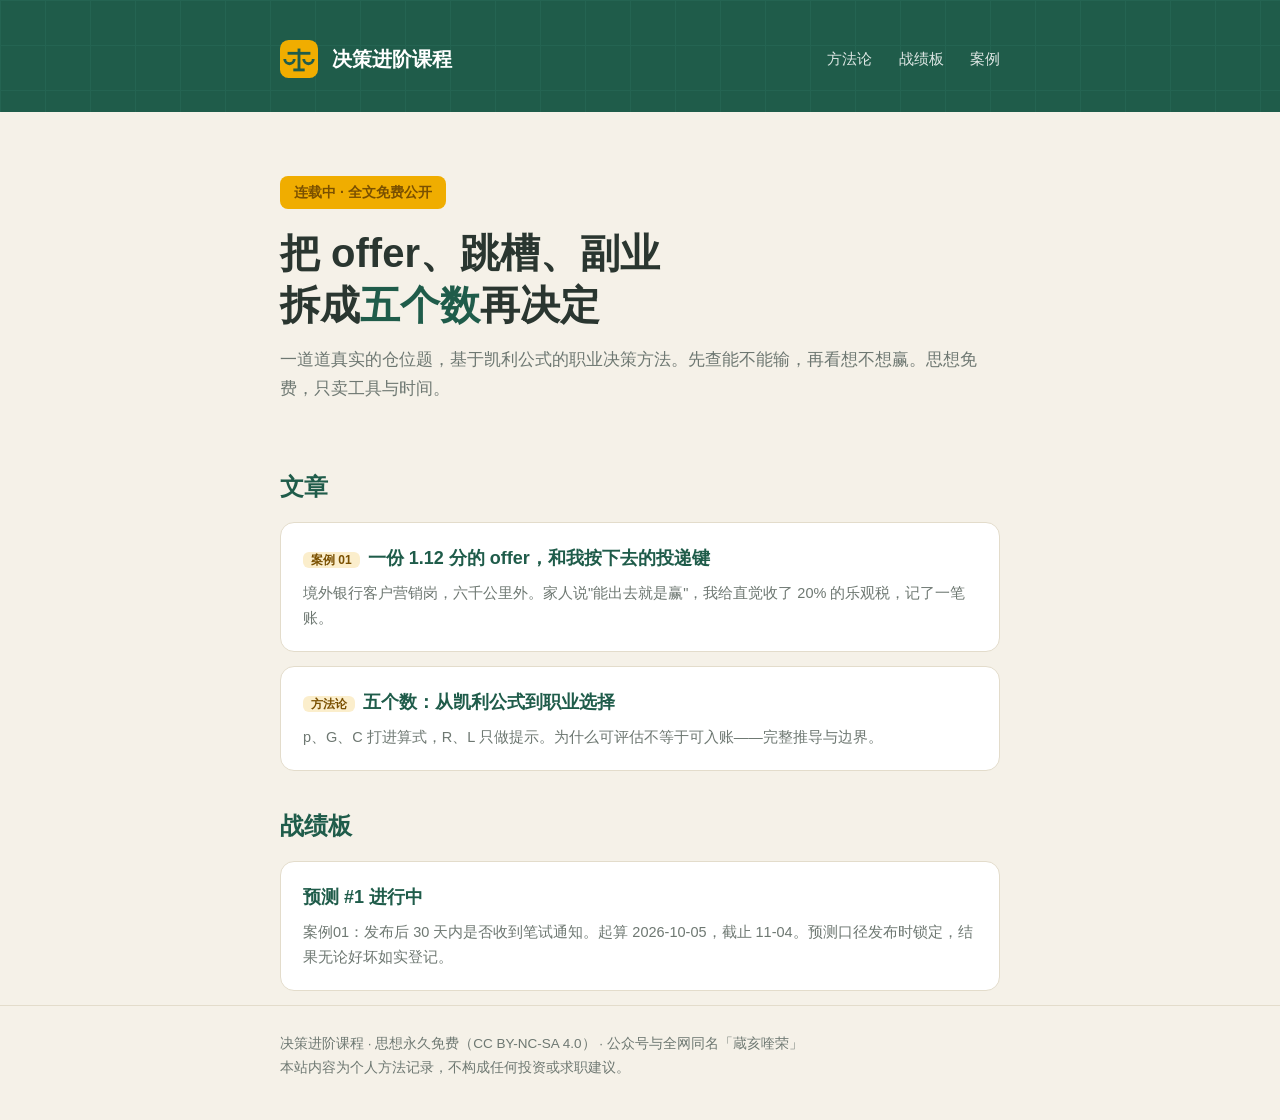
<file: index.html>
<!DOCTYPE html>
<html lang="zh-CN">
<head>
<meta charset="UTF-8">
<meta name="viewport" content="width=device-width, initial-scale=1.0">
<title>决策进阶课程：从岗位投入到人生选择</title>
<meta name="description" content="用一道道真实的仓位题，把 offer、跳槽、副业这些大决策拆成五个数。先查能不能输，再看想不想赢。">
<link rel="stylesheet" href="style.css">
<link rel="icon" href="favicon.svg" type="image/svg+xml">
</head>
<body>
<header class="site">
  <div class="wrap">
    <a class="brand" href="index.html">
      <svg class="logo" viewBox="0 0 40 40"><rect width="40" height="40" rx="9" fill="#F0AD00"/><line x1="20" y1="9" x2="20" y2="31" stroke="#1F5C4A" stroke-width="3"/><line x1="8" y1="14" x2="32" y2="14" stroke="#1F5C4A" stroke-width="3"/><path d="M5 20 a5 5 0 0 0 10 0" fill="none" stroke="#1F5C4A" stroke-width="3"/><path d="M25 20 a5 5 0 0 0 10 0" fill="none" stroke="#1F5C4A" stroke-width="3"/><rect x="14" y="30" width="12" height="3" fill="#1F5C4A"/></svg>
      决策进阶课程
    </a>
    <nav>
      <a href="方法论.html">方法论</a>
      <a href="战绩板.html">战绩板</a>
      <a href="案例01.html">案例</a>
    </nav>
  </div>
</header>
<main class="wrap">
  <section class="hero">
    <span class="kicker">连载中 · 全文免费公开</span>
    <h1 class="big">把 offer、跳槽、副业<br>拆成<em>五个数</em>再决定</h1>
    <p class="lede">一道道真实的仓位题，基于凯利公式的职业决策方法。先查能不能输，再看想不想赢。思想免费，只卖工具与时间。</p>
  </section>
  <h2>文章</h2>
  <a class="card" href="案例01.html" style="display:block">
    <h3><span class="tag">案例 01</span>一份 1.12 分的 offer，和我按下去的投递键</h3>
    <p>境外银行客户营销岗，六千公里外。家人说"能出去就是赢"，我给直觉收了 20% 的乐观税，记了一笔账。</p>
  </a>
  <a class="card" href="方法论.html" style="display:block">
    <h3><span class="tag">方法论</span>五个数：从凯利公式到职业选择</h3>
    <p>p、G、C 打进算式，R、L 只做提示。为什么可评估不等于可入账——完整推导与边界。</p>
  </a>
  <h2>战绩板</h2>
  <a class="card" href="战绩板.html" style="display:block">
    <h3>预测 #1 进行中</h3>
    <p>案例01：发布后 30 天内是否收到笔试通知。起算 2026-10-05，截止 11-04。预测口径发布时锁定，结果无论好坏如实登记。</p>
  </a>
</main>
<footer class="site">
  <div class="wrap">
    <p>决策进阶课程 · 思想永久免费（CC BY-NC-SA 4.0） · 公众号与全网同名「蔵亥喹荣」</p>
    <p>本站内容为个人方法记录，不构成任何投资或求职建议。</p>
  </div>
</footer>
</body>
</html>
</file>
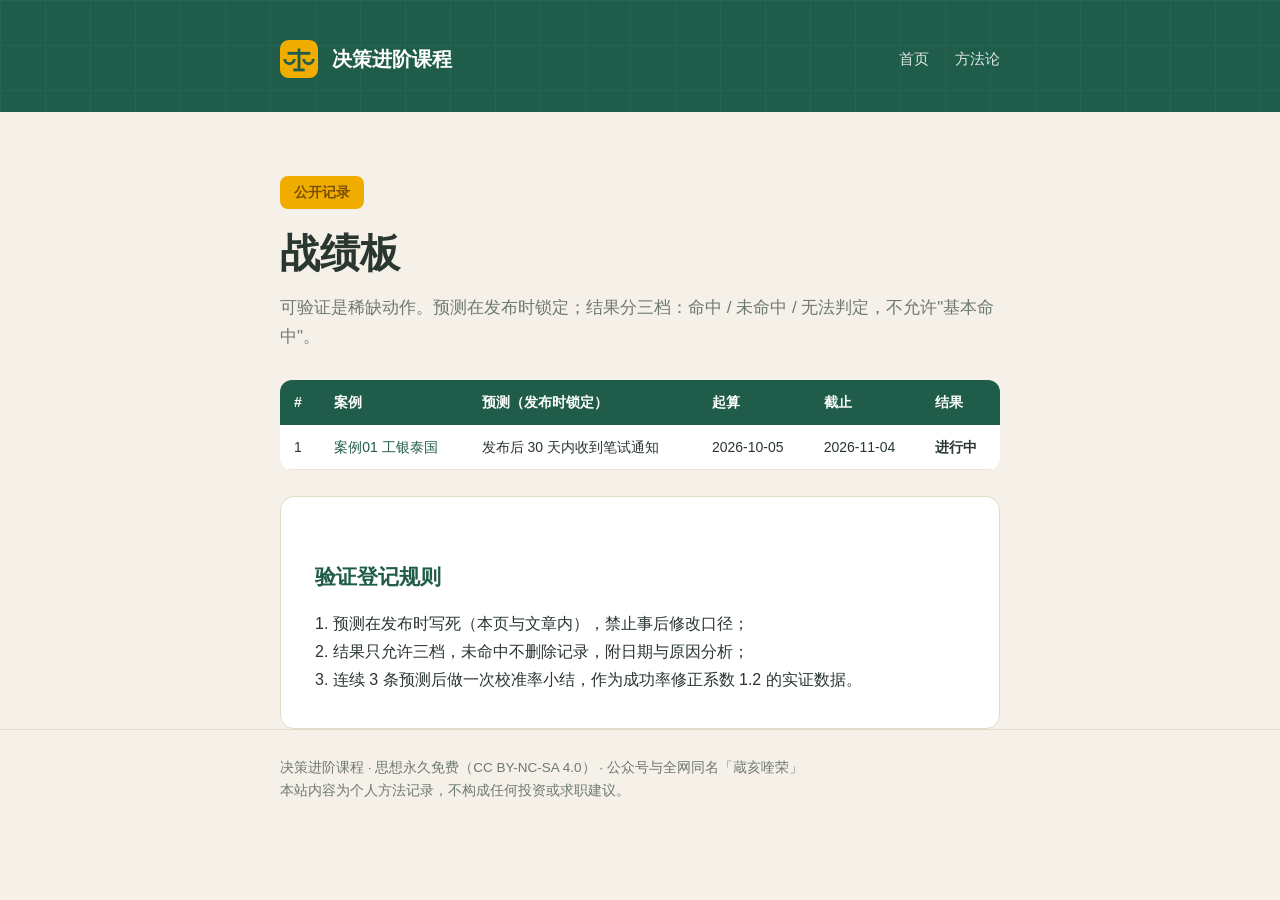
<file: 战绩板.html>
<!DOCTYPE html>
<html lang="zh-CN">
<head>
<meta charset="UTF-8">
<meta name="viewport" content="width=device-width, initial-scale=1.0">
<title>战绩板 - 决策进阶课程</title>
<meta name="description" content="公开预测与验证记录：每篇案例的预测在发布时锁定，结果无论好坏如实登记。">
<link rel="stylesheet" href="style.css">
<link rel="icon" href="favicon.svg" type="image/svg+xml">
</head>
<body>
<header class="site">
  <div class="wrap">
    <a class="brand" href="index.html">
      <svg class="logo" viewBox="0 0 40 40"><rect width="40" height="40" rx="9" fill="#F0AD00"/><line x1="20" y1="9" x2="20" y2="31" stroke="#1F5C4A" stroke-width="3"/><line x1="8" y1="14" x2="32" y2="14" stroke="#1F5C4A" stroke-width="3"/><path d="M5 20 a5 5 0 0 0 10 0" fill="none" stroke="#1F5C4A" stroke-width="3"/><path d="M25 20 a5 5 0 0 0 10 0" fill="none" stroke="#1F5C4A" stroke-width="3"/><rect x="14" y="30" width="12" height="3" fill="#1F5C4A"/></svg>
      决策进阶课程
    </a>
    <nav>
      <a href="index.html">首页</a>
      <a href="方法论.html">方法论</a>
    </nav>
  </div>
</header>
<main class="wrap">
  <section class="hero">
    <span class="kicker">公开记录</span>
    <h1 class="big">战绩板</h1>
    <p class="lede">可验证是稀缺动作。预测在发布时锁定；结果分三档：命中 / 未命中 / 无法判定，不允许"基本命中"。</p>
  </section>
  <table>
    <tr><th>#</th><th>案例</th><th>预测（发布时锁定）</th><th>起算</th><th>截止</th><th>结果</th></tr>
    <tr>
      <td>1</td>
      <td><a href="案例01.html">案例01 工银泰国</a></td>
      <td>发布后 30 天内收到笔试通知</td>
      <td>2026-10-05</td>
      <td>2026-11-04</td>
      <td><strong>进行中</strong></td>
    </tr>
  </table>
  <div class="article" style="margin-top:26px">
    <h2>验证登记规则</h2>
    <p>1. 预测在发布时写死（本页与文章内），禁止事后修改口径；</p>
    <p>2. 结果只允许三档，未命中不删除记录，附日期与原因分析；</p>
    <p>3. 连续 3 条预测后做一次校准率小结，作为成功率修正系数 1.2 的实证数据。</p>
  </div>
</main>
<footer class="site">
  <div class="wrap">
    <p>决策进阶课程 · 思想永久免费（CC BY-NC-SA 4.0） · 公众号与全网同名「蔵亥喹荣」</p>
    <p>本站内容为个人方法记录，不构成任何投资或求职建议。</p>
  </div>
</footer>
</body>
</html>
</file>
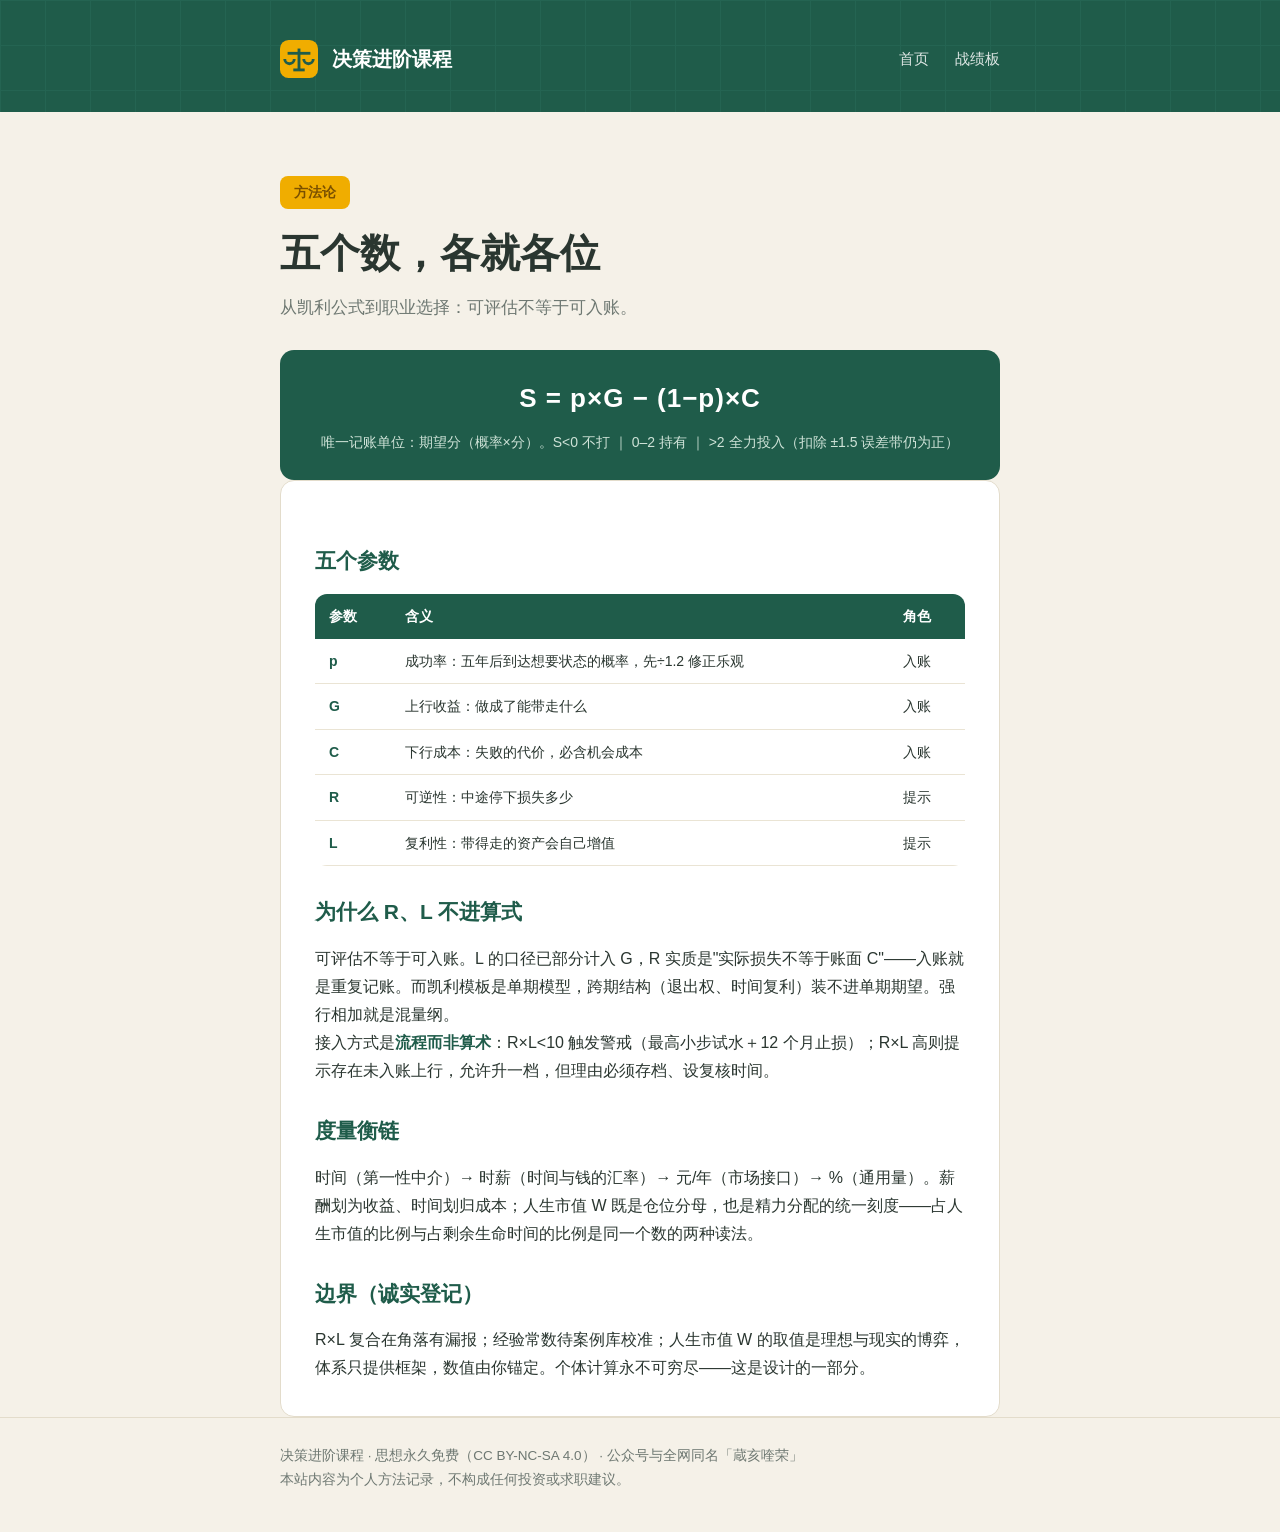
<file: 方法论.html>
<!DOCTYPE html>
<html lang="zh-CN">
<head>
<meta charset="UTF-8">
<meta name="viewport" content="width=device-width, initial-scale=1.0">
<title>方法论：五个数 - 决策进阶课程</title>
<meta name="description" content="S = p×G − (1−p)×C。基于凯利公式的职业决策方法：可评估不等于可入账，五个数各就各位。">
<link rel="stylesheet" href="style.css">
<link rel="icon" href="favicon.svg" type="image/svg+xml">
</head>
<body>
<header class="site">
  <div class="wrap">
    <a class="brand" href="index.html">
      <svg class="logo" viewBox="0 0 40 40"><rect width="40" height="40" rx="9" fill="#F0AD00"/><line x1="20" y1="9" x2="20" y2="31" stroke="#1F5C4A" stroke-width="3"/><line x1="8" y1="14" x2="32" y2="14" stroke="#1F5C4A" stroke-width="3"/><path d="M5 20 a5 5 0 0 0 10 0" fill="none" stroke="#1F5C4A" stroke-width="3"/><path d="M25 20 a5 5 0 0 0 10 0" fill="none" stroke="#1F5C4A" stroke-width="3"/><rect x="14" y="30" width="12" height="3" fill="#1F5C4A"/></svg>
      决策进阶课程
    </a>
    <nav>
      <a href="index.html">首页</a>
      <a href="战绩板.html">战绩板</a>
    </nav>
  </div>
</header>
<main class="wrap">
  <section class="hero">
    <span class="kicker">方法论</span>
    <h1 class="big">五个数，各就各位</h1>
    <p class="lede">从凯利公式到职业选择：可评估不等于可入账。</p>
  </section>
  <div class="formula">
    S = p×G − (1−p)×C
    <small>唯一记账单位：期望分（概率×分）。S&lt;0 不打 ｜ 0–2 持有 ｜ &gt;2 全力投入（扣除 ±1.5 误差带仍为正）</small>
  </div>
  <div class="article">
    <h2>五个参数</h2>
    <table>
      <tr><th>参数</th><th>含义</th><th>角色</th></tr>
      <tr><td><strong>p</strong></td><td>成功率：五年后到达想要状态的概率，先÷1.2 修正乐观</td><td>入账</td></tr>
      <tr><td><strong>G</strong></td><td>上行收益：做成了能带走什么</td><td>入账</td></tr>
      <tr><td><strong>C</strong></td><td>下行成本：失败的代价，必含机会成本</td><td>入账</td></tr>
      <tr><td><strong>R</strong></td><td>可逆性：中途停下损失多少</td><td>提示</td></tr>
      <tr><td><strong>L</strong></td><td>复利性：带得走的资产会自己增值</td><td>提示</td></tr>
    </table>
    <h2>为什么 R、L 不进算式</h2>
    <p>可评估不等于可入账。L 的口径已部分计入 G，R 实质是"实际损失不等于账面 C"——入账就是重复记账。而凯利模板是单期模型，跨期结构（退出权、时间复利）装不进单期期望。强行相加就是混量纲。</p>
    <p>接入方式是<strong>流程而非算术</strong>：R×L&lt;10 触发警戒（最高小步试水＋12 个月止损）；R×L 高则提示存在未入账上行，允许升一档，但理由必须存档、设复核时间。</p>
    <h2>度量衡链</h2>
    <p>时间（第一性中介）→ 时薪（时间与钱的汇率）→ 元/年（市场接口）→ %（通用量）。薪酬划为收益、时间划归成本；人生市值 W 既是仓位分母，也是精力分配的统一刻度——占人生市值的比例与占剩余生命时间的比例是同一个数的两种读法。</p>
    <h2>边界（诚实登记）</h2>
    <p>R×L 复合在角落有漏报；经验常数待案例库校准；人生市值 W 的取值是理想与现实的博弈，体系只提供框架，数值由你锚定。个体计算永不可穷尽——这是设计的一部分。</p>
  </div>
</main>
<footer class="site">
  <div class="wrap">
    <p>决策进阶课程 · 思想永久免费（CC BY-NC-SA 4.0） · 公众号与全网同名「蔵亥喹荣」</p>
    <p>本站内容为个人方法记录，不构成任何投资或求职建议。</p>
  </div>
</footer>
</body>
</html>
</file>
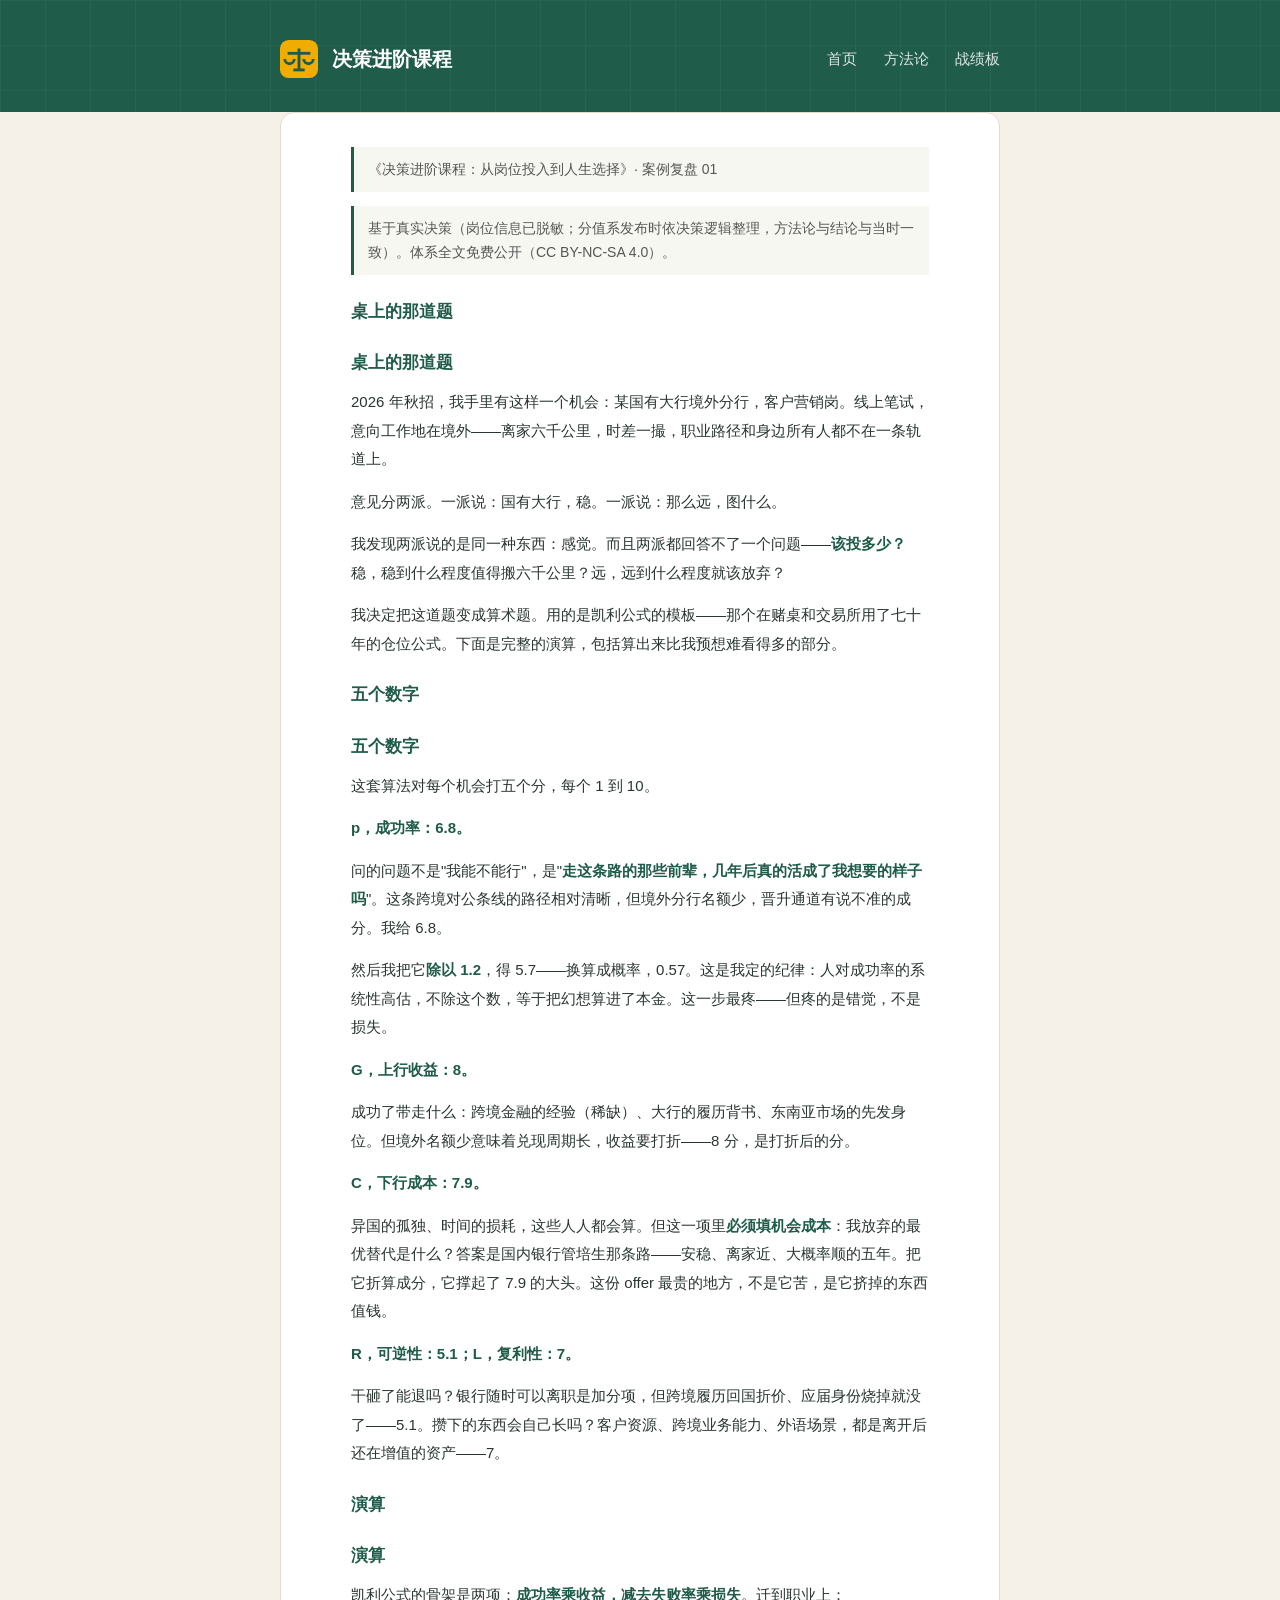
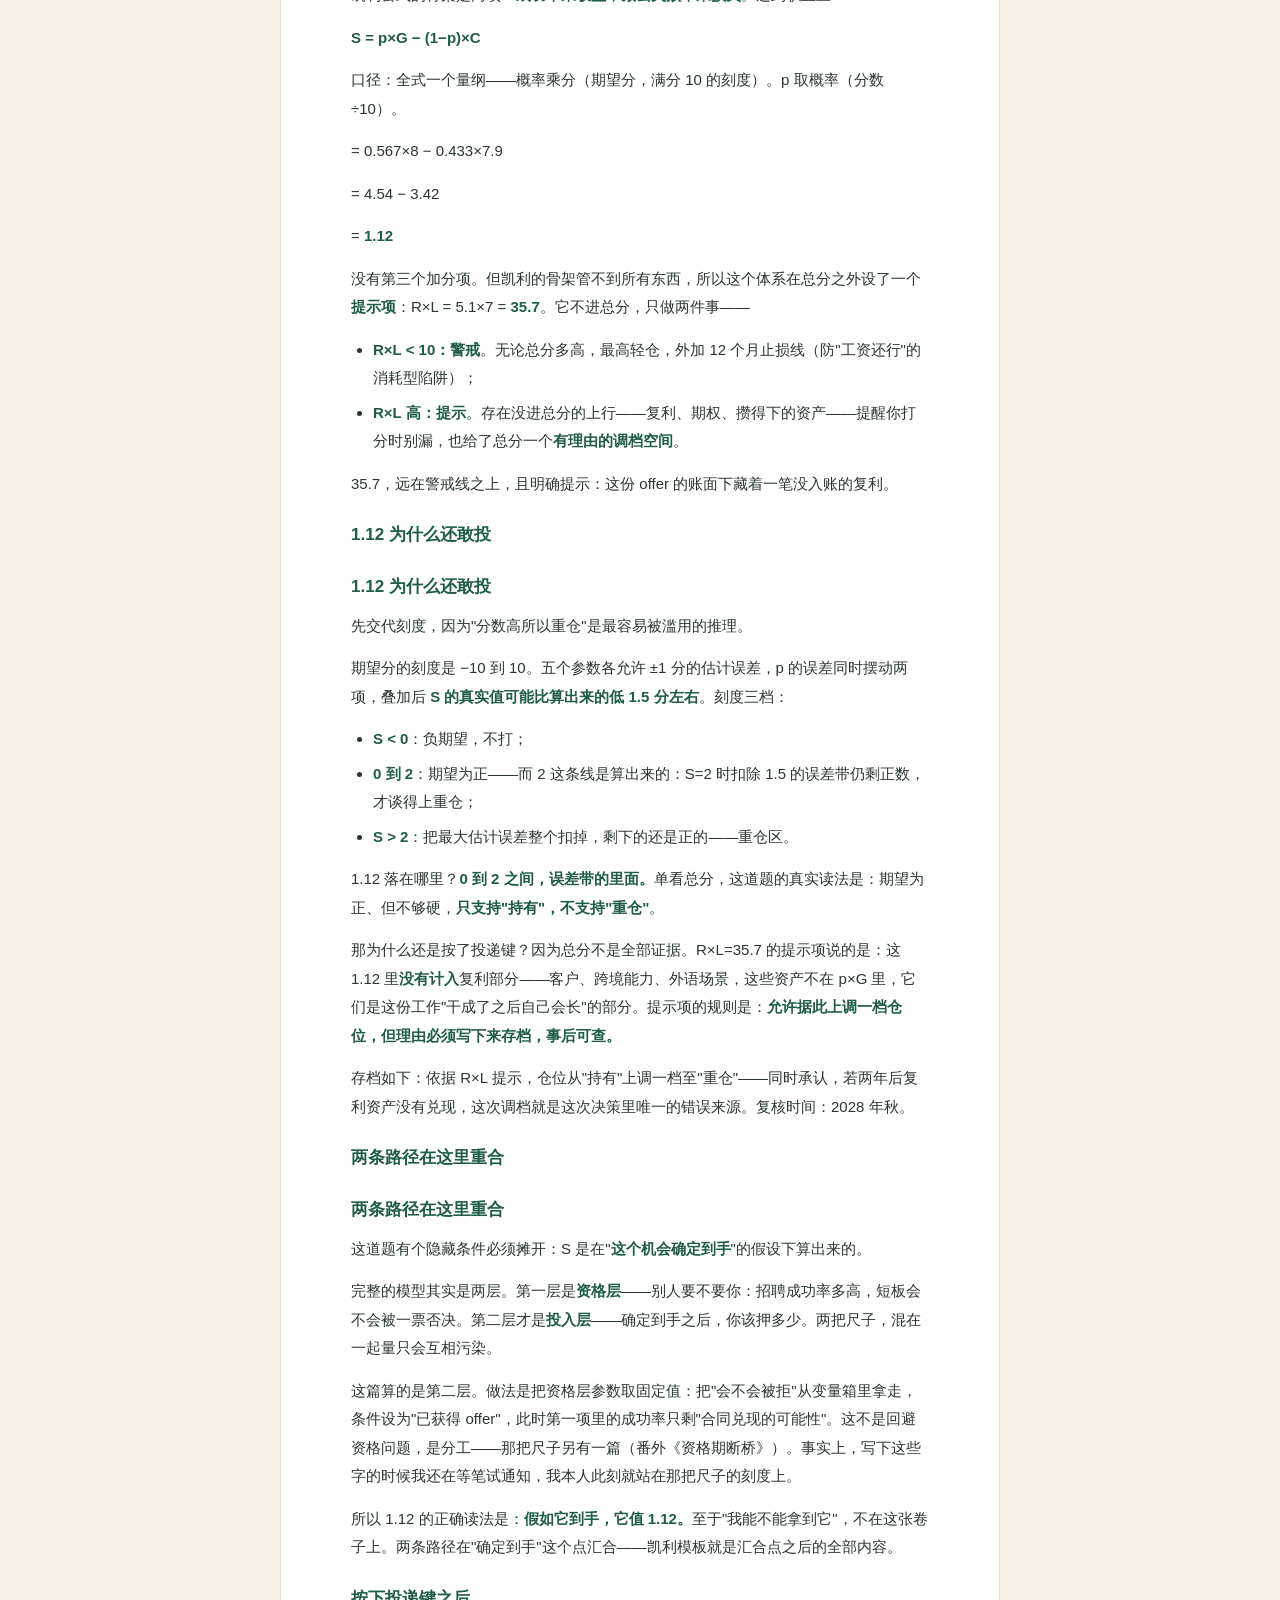
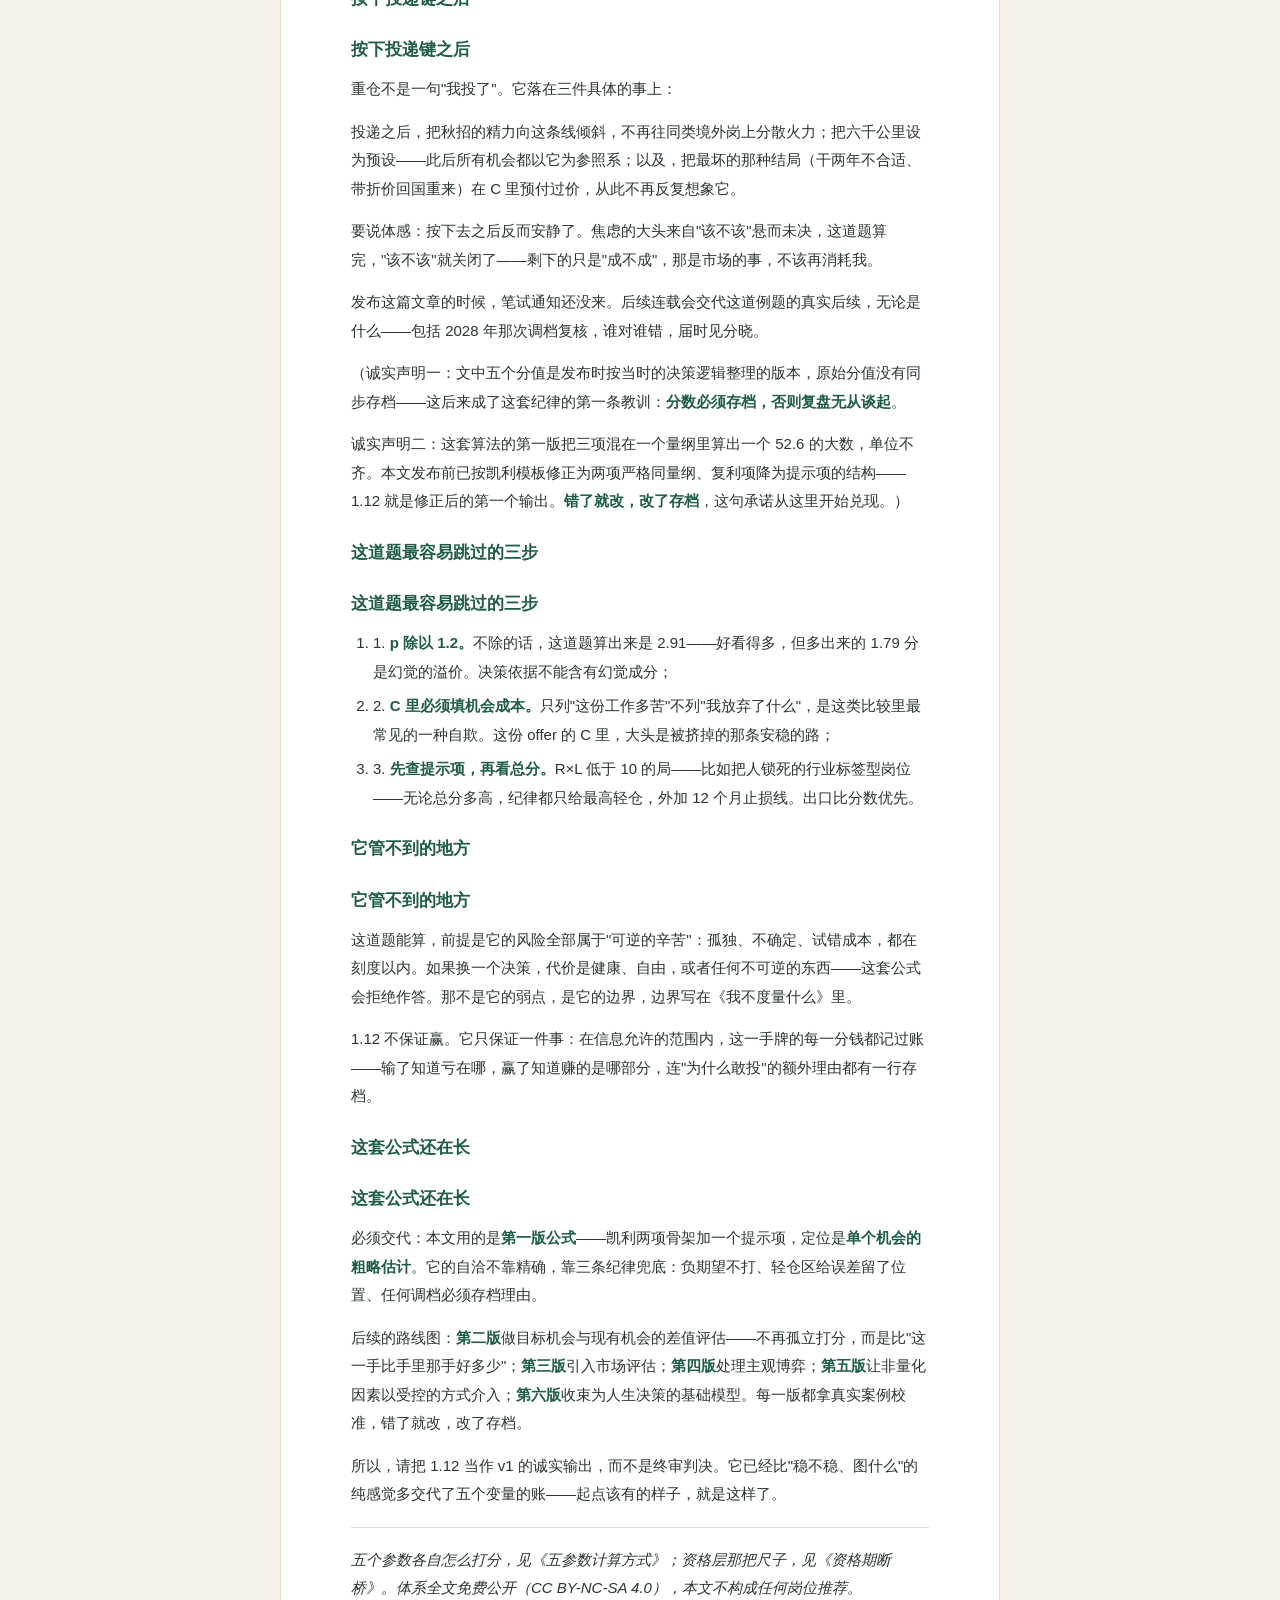
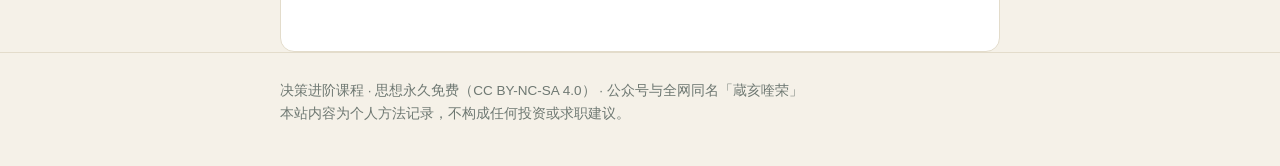
<file: 案例01.html>
<!DOCTYPE html>
<html lang="zh-CN">
<head>
<meta charset="UTF-8">
<meta name="viewport" content="width=device-width, initial-scale=1.0">
<title>一份 1.12 分的 offer，和我按下去的投递键 - 决策进阶课程</title>
<meta name="description" content="境外银行客户营销岗，直觉打 2.91 分，先除以 1.2 之后只剩 1.12。一次完整的期望值记账。">
<link rel="stylesheet" href="style.css">
<link rel="icon" href="favicon.svg" type="image/svg+xml">
</head>
<body>
<header class="site">
  <div class="wrap">
    <a class="brand" href="index.html">
      <svg class="logo" viewBox="0 0 40 40"><rect width="40" height="40" rx="9" fill="#F0AD00"/><line x1="20" y1="9" x2="20" y2="31" stroke="#1F5C4A" stroke-width="3"/><line x1="8" y1="14" x2="32" y2="14" stroke="#1F5C4A" stroke-width="3"/><path d="M5 20 a5 5 0 0 0 10 0" fill="none" stroke="#1F5C4A" stroke-width="3"/><path d="M25 20 a5 5 0 0 0 10 0" fill="none" stroke="#1F5C4A" stroke-width="3"/><rect x="14" y="30" width="12" height="3" fill="#1F5C4A"/></svg>
      决策进阶课程
    </a>
    <nav>
      <a href="index.html">首页</a>
      <a href="方法论.html">方法论</a>
      <a href="战绩板.html">战绩板</a>
    </nav>
  </div>
</header>
<main class="wrap">
  <article class="article">
<!--BODY-->
<div style="max-width:578px;margin:0 auto;">
<p style="margin:0 0 14px;padding:10px 14px;background:#F7F7F2;border-left:3px solid #1F5C4A;font-size:14px;color:#555;">《决策进阶课程：从岗位投入到人生选择》· 案例复盘 01</p>
<p style="margin:0 0 14px;padding:10px 14px;background:#F7F7F2;border-left:3px solid #1F5C4A;font-size:14px;color:#555;">基于真实决策（岗位信息已脱敏；分值系发布时依决策逻辑整理，方法论与结论与当时一致）。体系全文免费公开（CC BY-NC-SA 4.0）。</p>
<p style="margin:22px 0 10px;"><strong style="color:#1F5C4A;font-size:17px;">桌上的那道题</strong></p>
<p style="margin:22px 0 10px;"><strong style="color:#1F5C4A;font-size:17px;">桌上的那道题</strong></p>
<p style="margin:0 0 14px;font-size:15px;line-height:1.9;">2026 年秋招，我手里有这样一个机会：某国有大行境外分行，客户营销岗。线上笔试，意向工作地在境外——离家六千公里，时差一撮，职业路径和身边所有人都不在一条轨道上。</p>
<p style="margin:0 0 14px;font-size:15px;line-height:1.9;">意见分两派。一派说：国有大行，稳。一派说：那么远，图什么。</p>
<p style="margin:0 0 14px;font-size:15px;line-height:1.9;">我发现两派说的是同一种东西：感觉。而且两派都回答不了一个问题——<strong style="color:#1F5C4A;">该投多少？</strong>稳，稳到什么程度值得搬六千公里？远，远到什么程度就该放弃？</p>
<p style="margin:0 0 14px;font-size:15px;line-height:1.9;">我决定把这道题变成算术题。用的是凯利公式的模板——那个在赌桌和交易所用了七十年的仓位公式。下面是完整的演算，包括算出来比我预想难看得多的部分。</p>
<p style="margin:22px 0 10px;"><strong style="color:#1F5C4A;font-size:17px;">五个数字</strong></p>
<p style="margin:22px 0 10px;"><strong style="color:#1F5C4A;font-size:17px;">五个数字</strong></p>
<p style="margin:0 0 14px;font-size:15px;line-height:1.9;">这套算法对每个机会打五个分，每个 1 到 10。</p>
<p style="margin:0 0 14px;font-size:15px;line-height:1.9;"><strong style="color:#1F5C4A;">p，成功率：6.8。</strong></p>
<p style="margin:0 0 14px;font-size:15px;line-height:1.9;">问的问题不是"我能不能行"，是"<strong style="color:#1F5C4A;">走这条路的那些前辈，几年后真的活成了我想要的样子吗</strong>"。这条跨境对公条线的路径相对清晰，但境外分行名额少，晋升通道有说不准的成分。我给 6.8。</p>
<p style="margin:0 0 14px;font-size:15px;line-height:1.9;">然后我把它<strong style="color:#1F5C4A;">除以 1.2</strong>，得 5.7——换算成概率，0.57。这是我定的纪律：人对成功率的系统性高估，不除这个数，等于把幻想算进了本金。这一步最疼——但疼的是错觉，不是损失。</p>
<p style="margin:0 0 14px;font-size:15px;line-height:1.9;"><strong style="color:#1F5C4A;">G，上行收益：8。</strong></p>
<p style="margin:0 0 14px;font-size:15px;line-height:1.9;">成功了带走什么：跨境金融的经验（稀缺）、大行的履历背书、东南亚市场的先发身位。但境外名额少意味着兑现周期长，收益要打折——8 分，是打折后的分。</p>
<p style="margin:0 0 14px;font-size:15px;line-height:1.9;"><strong style="color:#1F5C4A;">C，下行成本：7.9。</strong></p>
<p style="margin:0 0 14px;font-size:15px;line-height:1.9;">异国的孤独、时间的损耗，这些人人都会算。但这一项里<strong style="color:#1F5C4A;">必须填机会成本</strong>：我放弃的最优替代是什么？答案是国内银行管培生那条路——安稳、离家近、大概率顺的五年。把它折算成分，它撑起了 7.9 的大头。这份 offer 最贵的地方，不是它苦，是它挤掉的东西值钱。</p>
<p style="margin:0 0 14px;font-size:15px;line-height:1.9;"><strong style="color:#1F5C4A;">R，可逆性：5.1；L，复利性：7。</strong></p>
<p style="margin:0 0 14px;font-size:15px;line-height:1.9;">干砸了能退吗？银行随时可以离职是加分项，但跨境履历回国折价、应届身份烧掉就没了——5.1。攒下的东西会自己长吗？客户资源、跨境业务能力、外语场景，都是离开后还在增值的资产——7。</p>
<p style="margin:22px 0 10px;"><strong style="color:#1F5C4A;font-size:17px;">演算</strong></p>
<p style="margin:22px 0 10px;"><strong style="color:#1F5C4A;font-size:17px;">演算</strong></p>
<p style="margin:0 0 14px;font-size:15px;line-height:1.9;">凯利公式的骨架是两项：<strong style="color:#1F5C4A;">成功率乘收益，减去失败率乘损失</strong>。迁到职业上：</p>
<p style="margin:0 0 14px;font-size:15px;line-height:1.9;"><strong style="color:#1F5C4A;">S = p&#215;G &#8722; (1&#8722;p)&#215;C</strong></p>
<p style="margin:0 0 14px;font-size:15px;line-height:1.9;">口径：全式一个量纲——概率乘分（期望分，满分 10 的刻度）。p 取概率（分数&#247;10）。</p>
<p style="margin:0 0 14px;font-size:15px;line-height:1.9;">= 0.567&#215;8 &#8722; 0.433&#215;7.9</p>
<p style="margin:0 0 14px;font-size:15px;line-height:1.9;">= 4.54 &#8722; 3.42</p>
<p style="margin:0 0 14px;font-size:15px;line-height:1.9;">= <strong style="color:#1F5C4A;">1.12</strong></p>
<p style="margin:0 0 14px;font-size:15px;line-height:1.9;">没有第三个加分项。但凯利的骨架管不到所有东西，所以这个体系在总分之外设了一个<strong style="color:#1F5C4A;">提示项</strong>：R&#215;L = 5.1&#215;7 = <strong style="color:#1F5C4A;">35.7</strong>。它不进总分，只做两件事——</p>
<ul style="margin:0 0 14px;padding-left:22px;">
<li style="font-size:15px;line-height:1.9;margin:0 0 6px;"><strong style="color:#1F5C4A;">R&#215;L &lt; 10：警戒</strong>。无论总分多高，最高轻仓，外加 12 个月止损线（防"工资还行"的消耗型陷阱）；</li>
<li style="font-size:15px;line-height:1.9;margin:0 0 6px;"><strong style="color:#1F5C4A;">R&#215;L 高：提示</strong>。存在没进总分的上行——复利、期权、攒得下的资产——提醒你打分时别漏，也给了总分一个<strong style="color:#1F5C4A;">有理由的调档空间</strong>。</li>
</ul>
<p style="margin:0 0 14px;font-size:15px;line-height:1.9;">35.7，远在警戒线之上，且明确提示：这份 offer 的账面下藏着一笔没入账的复利。</p>
<p style="margin:22px 0 10px;"><strong style="color:#1F5C4A;font-size:17px;">1.12 为什么还敢投</strong></p>
<p style="margin:22px 0 10px;"><strong style="color:#1F5C4A;font-size:17px;">1.12 为什么还敢投</strong></p>
<p style="margin:0 0 14px;font-size:15px;line-height:1.9;">先交代刻度，因为"分数高所以重仓"是最容易被滥用的推理。</p>
<p style="margin:0 0 14px;font-size:15px;line-height:1.9;">期望分的刻度是 &#8722;10 到 10。五个参数各允许 &#177;1 分的估计误差，p 的误差同时摆动两项，叠加后 <strong style="color:#1F5C4A;">S 的真实值可能比算出来的低 1.5 分左右</strong>。刻度三档：</p>
<ul style="margin:0 0 14px;padding-left:22px;">
<li style="font-size:15px;line-height:1.9;margin:0 0 6px;"><strong style="color:#1F5C4A;">S &lt; 0</strong>：负期望，不打；</li>
<li style="font-size:15px;line-height:1.9;margin:0 0 6px;"><strong style="color:#1F5C4A;">0 到 2</strong>：期望为正——而 2 这条线是算出来的：S=2 时扣除 1.5 的误差带仍剩正数，才谈得上重仓；</li>
<li style="font-size:15px;line-height:1.9;margin:0 0 6px;"><strong style="color:#1F5C4A;">S &gt; 2</strong>：把最大估计误差整个扣掉，剩下的还是正的——重仓区。</li>
</ul>
<p style="margin:0 0 14px;font-size:15px;line-height:1.9;">1.12 落在哪里？<strong style="color:#1F5C4A;">0 到 2 之间，误差带的里面。</strong>单看总分，这道题的真实读法是：期望为正、但不够硬，<strong style="color:#1F5C4A;">只支持"持有"，不支持"重仓"</strong>。</p>
<p style="margin:0 0 14px;font-size:15px;line-height:1.9;">那为什么还是按了投递键？因为总分不是全部证据。R&#215;L=35.7 的提示项说的是：这 1.12 里<strong style="color:#1F5C4A;">没有计入</strong>复利部分——客户、跨境能力、外语场景，这些资产不在 p&#215;G 里，它们是这份工作"干成了之后自己会长"的部分。提示项的规则是：<strong style="color:#1F5C4A;">允许据此上调一档仓位，但理由必须写下来存档，事后可查。</strong></p>
<p style="margin:0 0 14px;font-size:15px;line-height:1.9;">存档如下：依据 R&#215;L 提示，仓位从"持有"上调一档至"重仓"——同时承认，若两年后复利资产没有兑现，这次调档就是这次决策里唯一的错误来源。复核时间：2028 年秋。</p>
<p style="margin:22px 0 10px;"><strong style="color:#1F5C4A;font-size:17px;">两条路径在这里重合</strong></p>
<p style="margin:22px 0 10px;"><strong style="color:#1F5C4A;font-size:17px;">两条路径在这里重合</strong></p>
<p style="margin:0 0 14px;font-size:15px;line-height:1.9;">这道题有个隐藏条件必须摊开：S 是在"<strong style="color:#1F5C4A;">这个机会确定到手</strong>"的假设下算出来的。</p>
<p style="margin:0 0 14px;font-size:15px;line-height:1.9;">完整的模型其实是两层。第一层是<strong style="color:#1F5C4A;">资格层</strong>——别人要不要你：招聘成功率多高，短板会不会被一票否决。第二层才是<strong style="color:#1F5C4A;">投入层</strong>——确定到手之后，你该押多少。两把尺子，混在一起量只会互相污染。</p>
<p style="margin:0 0 14px;font-size:15px;line-height:1.9;">这篇算的是第二层。做法是把资格层参数取固定值：把"会不会被拒"从变量箱里拿走，条件设为"已获得 offer"，此时第一项里的成功率只剩"合同兑现的可能性"。这不是回避资格问题，是分工——那把尺子另有一篇（番外《资格期断桥》）。事实上，写下这些字的时候我还在等笔试通知，我本人此刻就站在那把尺子的刻度上。</p>
<p style="margin:0 0 14px;font-size:15px;line-height:1.9;">所以 1.12 的正确读法是：<strong style="color:#1F5C4A;">假如它到手，它值 1.12。</strong>至于"我能不能拿到它"，不在这张卷子上。两条路径在"确定到手"这个点汇合——凯利模板就是汇合点之后的全部内容。</p>
<p style="margin:22px 0 10px;"><strong style="color:#1F5C4A;font-size:17px;">按下投递键之后</strong></p>
<p style="margin:22px 0 10px;"><strong style="color:#1F5C4A;font-size:17px;">按下投递键之后</strong></p>
<p style="margin:0 0 14px;font-size:15px;line-height:1.9;">重仓不是一句"我投了"。它落在三件具体的事上：</p>
<p style="margin:0 0 14px;font-size:15px;line-height:1.9;">投递之后，把秋招的精力向这条线倾斜，不再往同类境外岗上分散火力；把六千公里设为预设——此后所有机会都以它为参照系；以及，把最坏的那种结局（干两年不合适、带折价回国重来）在 C 里预付过价，从此不再反复想象它。</p>
<p style="margin:0 0 14px;font-size:15px;line-height:1.9;">要说体感：按下去之后反而安静了。焦虑的大头来自"该不该"悬而未决，这道题算完，"该不该"就关闭了——剩下的只是"成不成"，那是市场的事，不该再消耗我。</p>
<p style="margin:0 0 14px;font-size:15px;line-height:1.9;">发布这篇文章的时候，笔试通知还没来。后续连载会交代这道例题的真实后续，无论是什么——包括 2028 年那次调档复核，谁对谁错，届时见分晓。</p>
<p style="margin:0 0 14px;font-size:15px;line-height:1.9;">（诚实声明一：文中五个分值是发布时按当时的决策逻辑整理的版本，原始分值没有同步存档——这后来成了这套纪律的第一条教训：<strong style="color:#1F5C4A;">分数必须存档，否则复盘无从谈起</strong>。</p>
<p style="margin:0 0 14px;font-size:15px;line-height:1.9;">诚实声明二：这套算法的第一版把三项混在一个量纲里算出一个 52.6 的大数，单位不齐。本文发布前已按凯利模板修正为两项严格同量纲、复利项降为提示项的结构——1.12 就是修正后的第一个输出。<strong style="color:#1F5C4A;">错了就改，改了存档</strong>，这句承诺从这里开始兑现。）</p>
<p style="margin:22px 0 10px;"><strong style="color:#1F5C4A;font-size:17px;">这道题最容易跳过的三步</strong></p>
<p style="margin:22px 0 10px;"><strong style="color:#1F5C4A;font-size:17px;">这道题最容易跳过的三步</strong></p>
<ol style="margin:0 0 14px;padding-left:22px;">
<li style="font-size:15px;line-height:1.9;margin:0 0 6px;">1. <strong style="color:#1F5C4A;">p 除以 1.2。</strong>不除的话，这道题算出来是 2.91——好看得多，但多出来的 1.79 分是幻觉的溢价。决策依据不能含有幻觉成分；</li>
<li style="font-size:15px;line-height:1.9;margin:0 0 6px;">2. <strong style="color:#1F5C4A;">C 里必须填机会成本。</strong>只列"这份工作多苦"不列"我放弃了什么"，是这类比较里最常见的一种自欺。这份 offer 的 C 里，大头是被挤掉的那条安稳的路；</li>
<li style="font-size:15px;line-height:1.9;margin:0 0 6px;">3. <strong style="color:#1F5C4A;">先查提示项，再看总分。</strong>R&#215;L 低于 10 的局——比如把人锁死的行业标签型岗位——无论总分多高，纪律都只给最高轻仓，外加 12 个月止损线。出口比分数优先。</li>
</ol>
<p style="margin:22px 0 10px;"><strong style="color:#1F5C4A;font-size:17px;">它管不到的地方</strong></p>
<p style="margin:22px 0 10px;"><strong style="color:#1F5C4A;font-size:17px;">它管不到的地方</strong></p>
<p style="margin:0 0 14px;font-size:15px;line-height:1.9;">这道题能算，前提是它的风险全部属于"可逆的辛苦"：孤独、不确定、试错成本，都在刻度以内。如果换一个决策，代价是健康、自由，或者任何不可逆的东西——这套公式会拒绝作答。那不是它的弱点，是它的边界，边界写在《我不度量什么》里。</p>
<p style="margin:0 0 14px;font-size:15px;line-height:1.9;">1.12 不保证赢。它只保证一件事：在信息允许的范围内，这一手牌的每一分钱都记过账——输了知道亏在哪，赢了知道赚的是哪部分，连"为什么敢投"的额外理由都有一行存档。</p>
<p style="margin:22px 0 10px;"><strong style="color:#1F5C4A;font-size:17px;">这套公式还在长</strong></p>
<p style="margin:22px 0 10px;"><strong style="color:#1F5C4A;font-size:17px;">这套公式还在长</strong></p>
<p style="margin:0 0 14px;font-size:15px;line-height:1.9;">必须交代：本文用的是<strong style="color:#1F5C4A;">第一版公式</strong>——凯利两项骨架加一个提示项，定位是<strong style="color:#1F5C4A;">单个机会的粗略估计</strong>。它的自洽不靠精确，靠三条纪律兜底：负期望不打、轻仓区给误差留了位置、任何调档必须存档理由。</p>
<p style="margin:0 0 14px;font-size:15px;line-height:1.9;">后续的路线图：<strong style="color:#1F5C4A;">第二版</strong>做目标机会与现有机会的差值评估——不再孤立打分，而是比"这一手比手里那手好多少"；<strong style="color:#1F5C4A;">第三版</strong>引入市场评估；<strong style="color:#1F5C4A;">第四版</strong>处理主观博弈；<strong style="color:#1F5C4A;">第五版</strong>让非量化因素以受控的方式介入；<strong style="color:#1F5C4A;">第六版</strong>收束为人生决策的基础模型。每一版都拿真实案例校准，错了就改，改了存档。</p>
<p style="margin:0 0 14px;font-size:15px;line-height:1.9;">所以，请把 1.12 当作 v1 的诚实输出，而不是终审判决。它已经比"稳不稳、图什么"的纯感觉多交代了五个变量的账——起点该有的样子，就是这样了。</p>
<hr style="border:none;border-top:1px solid #DDD;margin:18px 0;"/>
<p style="margin:0 0 14px;font-size:15px;line-height:1.9;"><em>五个参数各自怎么打分，见《五参数计算方式》；资格层那把尺子，见《资格期断桥》。体系全文免费公开（CC BY-NC-SA 4.0），本文不构成任何岗位推荐。</em></p>
</div>
</article>
</main>
<footer class="site">
  <div class="wrap">
    <p>决策进阶课程 · 思想永久免费（CC BY-NC-SA 4.0） · 公众号与全网同名「蔵亥喹荣」</p>
    <p>本站内容为个人方法记录，不构成任何投资或求职建议。</p>
  </div>
</footer>
</body>
</html>
</file>
<file: style.css>
:root {
  --green: #1F5C4A;
  --green-dark: #174437;
  --grid: #246452;
  --amber: #F0AD00;
  --amber-ink: #7A5000;
  --cream: #F5F1E8;
  --ink: #2A3630;
  --muted: #6E7872;
  --card: #FFFFFF;
}
* { margin: 0; padding: 0; box-sizing: border-box; }
body {
  font-family: "PingFang SC", "Microsoft YaHei", "Segoe UI", sans-serif;
  background: var(--cream); color: var(--ink); line-height: 1.75;
}
a { color: var(--green); text-decoration: none; }
a:hover { text-decoration: underline; }
.wrap { max-width: 760px; margin: 0 auto; padding: 0 20px; }
header.site {
  background: var(--green);
  background-image: linear-gradient(var(--grid) 1px, transparent 1px), linear-gradient(90deg, var(--grid) 1px, transparent 1px);
  background-size: 45px 45px;
  color: #fff; padding: 40px 0 34px;
}
header.site .wrap { display: flex; align-items: center; justify-content: space-between; }
.brand { display: flex; align-items: center; gap: 14px; color: #fff; font-weight: 700; font-size: 20px; }
.brand:hover { text-decoration: none; }
.logo { width: 38px; height: 38px; }
nav a { color: rgba(255,255,255,.85); margin-left: 22px; font-size: 15px; }
nav a:hover { color: var(--amber); text-decoration: none; }
.hero { padding: 64px 0 28px; }
.kicker { display: inline-block; background: var(--amber); color: var(--amber-ink); font-weight: 700; font-size: 14px; padding: 4px 14px; border-radius: 8px; margin-bottom: 18px; }
h1.big { font-size: 40px; line-height: 1.3; color: var(--ink); }
h1.big em { color: var(--green); font-style: normal; }
.lede { margin-top: 14px; color: var(--muted); font-size: 17px; }
main { padding: 26px 0 60px; }
h2 { font-size: 24px; color: var(--green); margin: 34px 0 14px; }
.card {
  background: var(--card); border: 1px solid #E3DCCB; border-radius: 14px;
  padding: 20px 22px; margin-bottom: 14px; transition: box-shadow .15s;
}
.card:hover { box-shadow: 0 4px 16px rgba(31,92,74,.12); }
.card h3 { font-size: 18px; }
.card p { color: var(--muted); font-size: 14.5px; margin-top: 6px; }
.tag { font-size: 12px; color: var(--amber-ink); background: #FBEECC; border-radius: 6px; padding: 1px 8px; margin-right: 8px; }
table { width: 100%; border-collapse: collapse; background: var(--card); border-radius: 12px; overflow: hidden; font-size: 14px; }
th { background: var(--green); color: #fff; text-align: left; padding: 10px 14px; font-weight: 600; }
td { padding: 10px 14px; border-bottom: 1px solid #EAE4D4; }
.formula {
  background: var(--green); color: #fff; border-radius: 14px; padding: 26px;
  font-size: 26px; text-align: center; font-weight: 700; letter-spacing: 1px;
}
.formula small { display: block; font-weight: 400; font-size: 14px; color: #CFE3D8; margin-top: 8px; letter-spacing: 0; }
.article { background: var(--card); border-radius: 14px; padding: 34px; border: 1px solid #E3DCCB; }
.article h1 { font-size: 30px; color: var(--green); margin-bottom: 10px; }
.article h2 { font-size: 21px; margin-top: 28px; }
.article blockquote { border-left: 4px solid var(--amber); background: #FBF7EC; padding: 10px 16px; margin: 14px 0; color: var(--muted); font-size: 15px; }
.article strong { color: var(--green); }
footer.site { border-top: 1px solid #E3DCCB; padding: 26px 0 40px; color: var(--muted); font-size: 13.5px; }
footer.site a { color: var(--green); }
@media (max-width: 640px) {
  h1.big { font-size: 30px; }
  header.site .wrap { flex-direction: column; gap: 12px; }
  nav a { margin: 0 10px; }
  .article { padding: 22px; }
}
</file>
